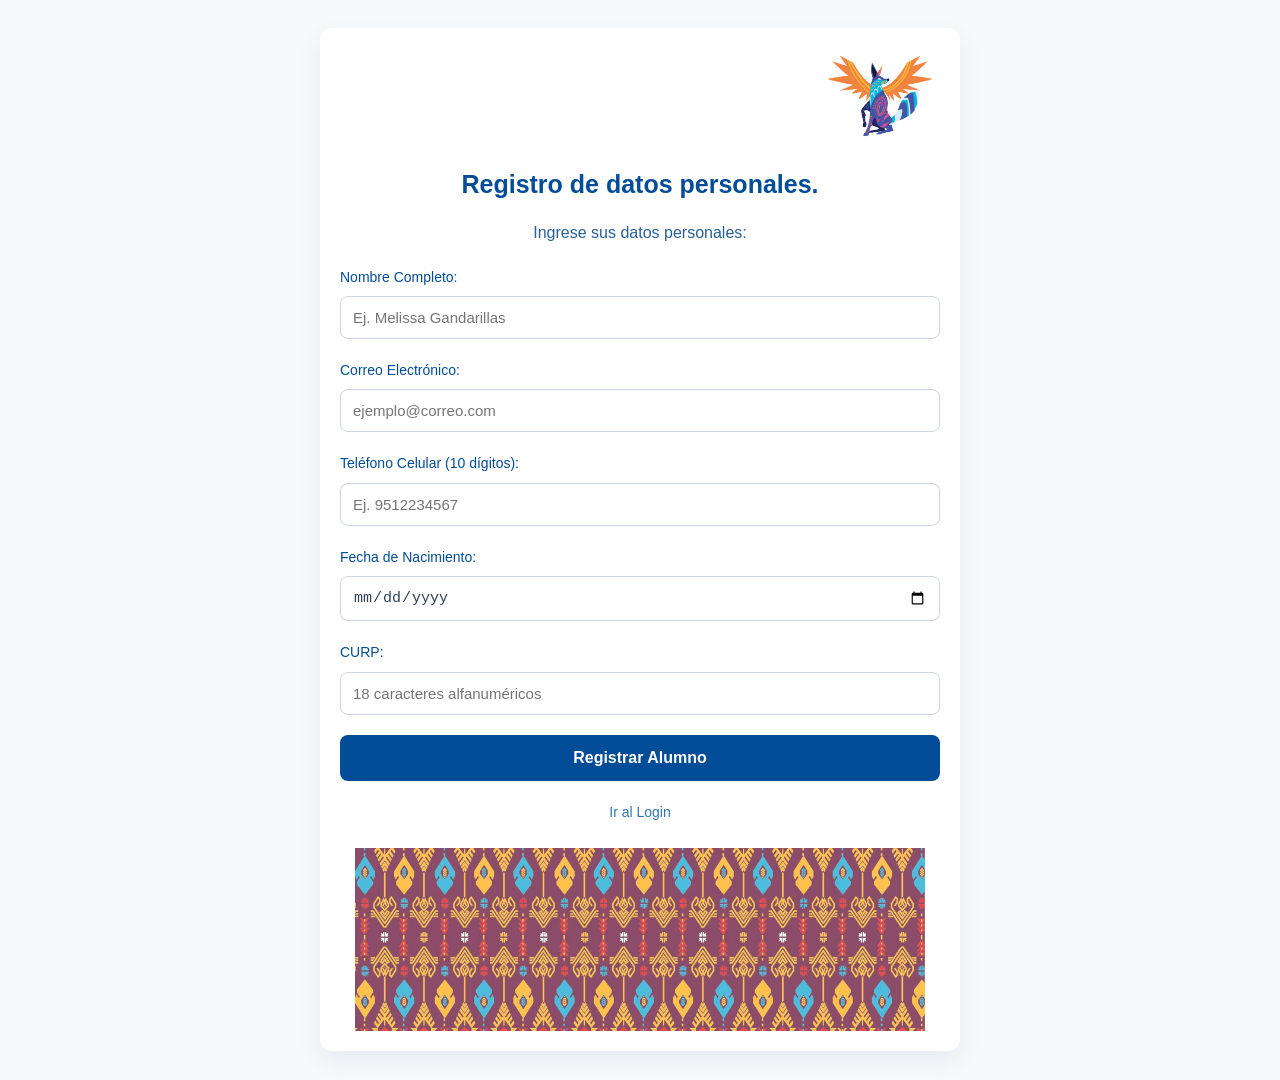
<file: index.html>
<!DOCTYPE html>
<html lang="es">
<head>
    <meta charset="UTF-8">
    <meta name="viewport" content="width=device-width, initial-scale=1.0">
    <title>Libreria utileria</title>
    <link rel="stylesheet" href="css/styles.css">
</head>
<body>
    <div class="contenedor-formulario">
    <img src="img/alebrije.jpg" alt="Logo" class="logo">
    <h1>Registro de datos personales.</h1>
    <p class="subtitulo">Ingrese sus datos personales:</p>
    <form id="formRegistro">
            <div class="grupo-formulario">
                <label for="nombre">Nombre Completo:</label>
                <input type="text" id="nombre" placeholder="Ej. Melissa Gandarillas" required>
            </div>

            <div class="grupo-formulario">
                <label for="correo">Correo Electrónico:</label>
                <input type="email" id="correo" placeholder="ejemplo@correo.com" required>
            </div>

            <div class="grupo-formulario">
                <label for="telefono">Teléfono Celular (10 dígitos):</label>
                <input type="text" id="telefono" placeholder="Ej. 9512234567" required>
            </div>

            <div class="grupo-formulario">
                <label for="fechaNac">Fecha de Nacimiento:</label>
                <input type="date" id="fechaNac" required>
            </div>

            <div class="grupo-formulario">
                <label for="curp">CURP:</label>
                <input type="text" id="curp" placeholder="18 caracteres alfanuméricos" required>
            </div>

            <button type="submit" class="boton-enviar">Registrar Alumno</button>
        </form>

        <a href="login.html" class="enlace-navegacion">Ir al Login</a>
        <img src="img/patronAlebrije.jpg" class="bordeImagen" alt="Ilustración">
    </div>

    <div id="modalExito" class="modal-contenedor">
        <div class="contenido-modal">
            <h2>Registro Validado</h2>
            <p id="modalMensaje"></p>
            <button type="button" class="boton-cerrar" id="cerrarModal">Finalizar</button>
        </div>
    </div>

    <script src="js/utileria.js"></script>
    <script>
        document.getElementById("formRegistro").addEventListener("submit", function(e) {
            e.preventDefault(); 
            let nombre = document.getElementById("nombre").value;
            let correo = document.getElementById("correo").value;
            let telefono = document.getElementById("telefono").value;
            let fechaNac = document.getElementById("fechaNac").value;
            let curp = document.getElementById("curp").value;

            if (!soloLetras(nombre)) {
                alert("Error: El nombre solo debe contener letras y espacios");
                return;
            }

            if (!validarCorreo(correo)) {
                alert("Error: El formato del correo electrónico es inválida");
                return;
            }

            if (!validarTelefono(telefono)) {
                alert("Error: El teléfono celular debe tener exactamente 10 números");
                return;
            }

            if (!esMayorDeEdad(fechaNac)) {
                alert("Error: El estudiante debe ser mayor de edad (18 años o más)");
                return;
            }

            if (!validarCurp(curp)) {
                alert("Error: La curp no es válida o no coincide con fechas lógicas.");
                return;
            }

            let edad = calcularEdad(fechaNac);
            
            document.getElementById("modalMensaje").innerText = 
                "El estudiante " + nombre + " fue registrado con éxito.\nEdad calculada: " + edad + " años.";
            
            document.getElementById("modalExito").classList.add("visible");
        });

        // Evento para ocultar el modal
        document.getElementById("cerrarModal").addEventListener("click", function() {
            document.getElementById("modalExito").classList.remove("visible");
            document.getElementById("formRegistro").reset(); // Resetea campos
        });
    </script>
</body>
</html>
</file>
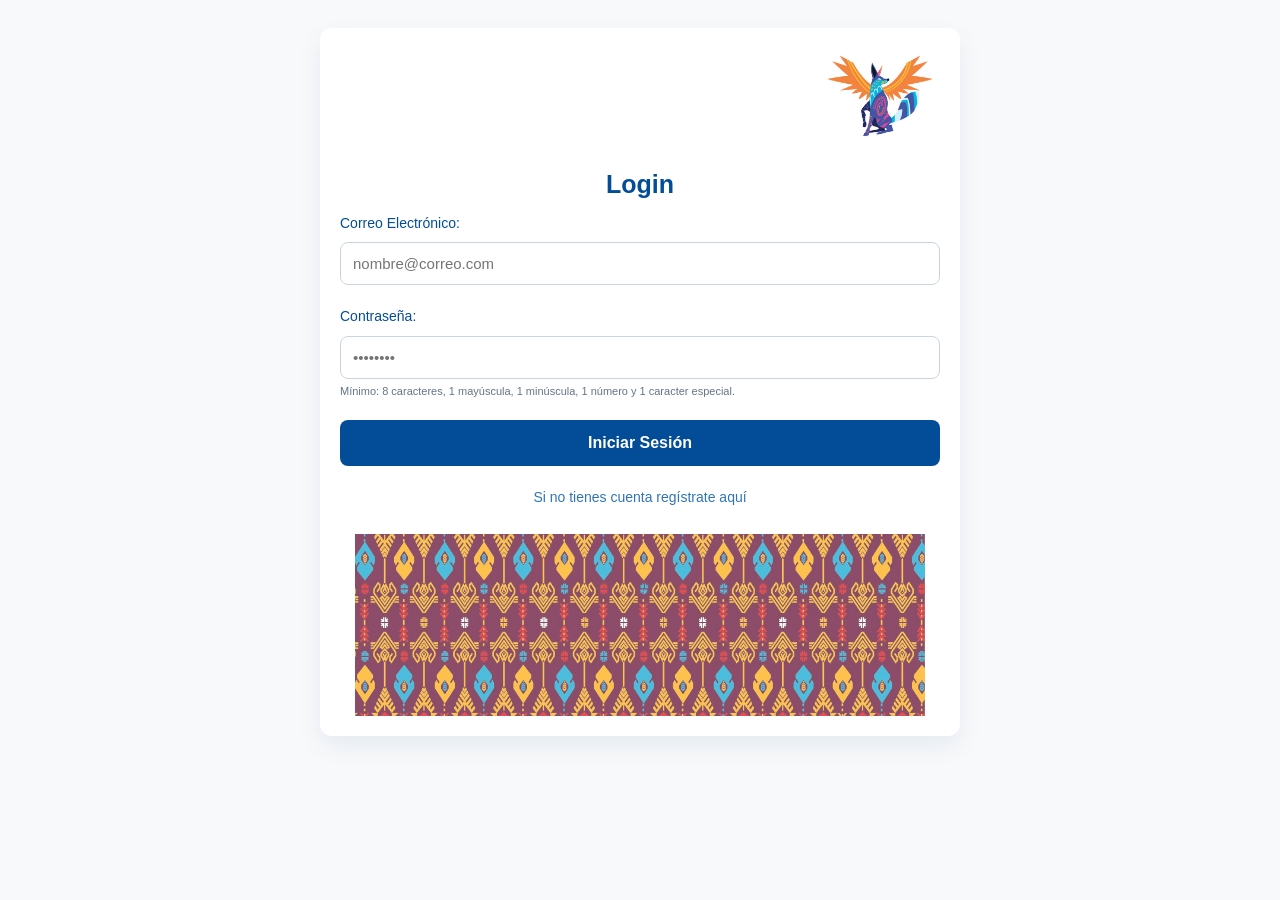
<file: login.html>
<!DOCTYPE html>
<html lang="es">
<head>
    <meta charset="UTF-8">
    <meta name="viewport" content="width=device-width, initial-scale=1.0">
    <title>Login</title>
    <link rel="stylesheet" href="css/styles.css">
</head>
<body>
    <div class="contenedor-formulario">
        <img src="img/alebrije.jpg" alt="Logo" class="logo">
        <h1>Login</h1>
        
        <form id="formLogin">
            <div class="grupo-formulario">
                <label for="loginCorreo">Correo Electrónico:</label>
                <input type="email" id="loginCorreo" placeholder="nombre@correo.com" required>
            </div>

            <div class="grupo-formulario">
                <label for="loginPassword">Contraseña:</label>
                <input type="password" id="loginPassword" placeholder="••••••••" required>
                <small class="texto-ayuda">
                    Mínimo: 8 caracteres, 1 mayúscula, 1 minúscula, 1 número y 1 caracter especial.
                </small>
            </div>
            <button type="submit" class="boton-enviar">Iniciar Sesión</button>
        </form>
        <a href="index.html" class="enlace-navegacion">Si no tienes cuenta regístrate aquí</a>
        <img src="img/patronAlebrije.jpg" class="bordeImagen" alt="Ilustración">
    </div>

    <script src="js/utileria.js"></script>
    <script>
        document.getElementById("formLogin").addEventListener("submit", function(e) {
            e.preventDefault();

            let correo = document.getElementById("loginCorreo").value;
            let pass = document.getElementById("loginPassword").value;

            if (!validarCorreo(correo)) {
                alert("Estructura de correo no válida.");
                return;
            }

            if (!validarPassword(pass)) {
                alert("Contraseña Insegura: Incluye mínimo 8 caracteres: números, mayúsculas, minúsculas y caracteres especiales.");
                return;
            }

            alert("Inicio de sesión correcto");
            console.log("Validación de login exitosa para: " + correo);
        });
    </script>
</body>
</html>
</file>
<file: css/styles.css>
:root {
    --color-primario: #034d98;
    --color-secundario: #27609a;
    --color-tercero: #3075b9;
    --color-fondo: #f8f9fa;
    --color-error: #dc3545;
}

body {
    font-family:Verdana, Geneva, Tahoma, sans-serif;
    background-color: var(--color-fondo);
    color: var(--color-primario);
    line-height: 1.6;
    padding: 20px 10px;
}

.logo {
    display: block;
    margin-bottom: 20px;
    margin-left: auto;
    max-width: 120px;
    height: auto;
}
.bordeImagen {
    display: block;
    max-width: 95%;
    height: auto;
    margin: 25px auto 0 auto;
    opacity: 0.7; 
}

.contenedor-formulario {
    max-width: 600px;
    margin: 0 auto;
    background: white;
    padding: 20px;
    border-radius: 12px;
    box-shadow: 0 10px 25px rgba(3, 77, 152, 0.08);
}

h1 {
    font-size: 25px;
    color: var(--color-primario);
    margin-bottom: 8px;
    text-align: center;
}

.subtitulo {
    color: var(--color-secundario);
    margin-bottom: 20px;
    text-align: center;
    font-size: 16px;
}

.parrafo {
    color: var(--color-tercero);
    margin-bottom: 15px;
}

.texto-ayuda {
    color: #64748b;
    font-size: 11px;
    display: block;
    margin-top: 4px;
}

.grupo-formulario {
    margin-bottom: 20px;
}

label {
    display: block;
    margin-bottom: 8px;
    font-weight: 500;
    font-size: 14px;
}

input{
    width: 100%;
    padding: 12px;
    border: 1.5px solid #cbd5e1;
    border-radius: 8px;
    font-size: 15px;
    box-sizing: border-box;
    transition: border-color 0.3s, box-shadow 0.3s;
    color: #334155;
}

input:focus {
    outline: none;
    border-color: var(--color-tercero);
    box-shadow: 0 0 0 3px rgba(48, 117, 185, 0.15);
}

.boton-enviar {
    background-color: var(--color-primario);
    color: white;
    border: none;
    width: 100%;
    padding: 14px 24px;
    border-radius: 8px;
    font-weight: 600;
    font-size: 16px;
    cursor: pointer;
    transition: background 0.3s;
    display: flex;
    justify-content: center;
    align-items: center;
    margin-top: 10px;
}

.boton-enviar:hover {
    background-color: #023870;
}

.enlace-navegacion {
    display: block;
    text-align: center;
    margin-top: 20px;
    color: var(--color-tercero);
    text-decoration: none;
    font-size: 14px;
    font-weight: 500;
}

.enlace-navegacion:hover {
    text-decoration: underline;
}

.modal-contenedor {
    position: fixed;
    top: 0;
    left: 0;
    width: 100%;
    height: 100%;
    background-color: rgba(0, 0, 0, 0.5);
    display: flex;
    justify-content: center;
    align-items: center;
    opacity: 0;
    pointer-events: none;
    transition: opacity 0.3s ease;
    z-index: 1000;
}

.modal-contenedor.visible {
    opacity: 1;
    pointer-events: auto;
}

.contenido-modal {
    background: white;
    padding: 30px;
    border-radius: 12px;
    max-width: 450px;
    width: 90%;
    text-align: center;
    box-shadow: 0 20px 25px -5px rgba(0, 0, 0, 0.1);
    transform: scale(0.8);
    transition: transform 0.3s ease;
}

.modal-contenedor.visible .contenido-modal {
    transform: scale(1);
}

.contenido-modal h2 {
    color: var(--color-primario);
    margin-bottom: 12px;
}

.contenido-modal p {
    color: #475569;
    margin-bottom: 20px;
    font-size: 15px;
}

.boton-cerrar {
    background-color: #64748b;
    color: white;
    border: none;
    padding: 10px 20px;
    border-radius: 6px;
    cursor: pointer;
    font-weight: 500;
    transition: background 0.3s;
}

.boton-cerrar:hover {
    background-color: #475569;
}
</file>
